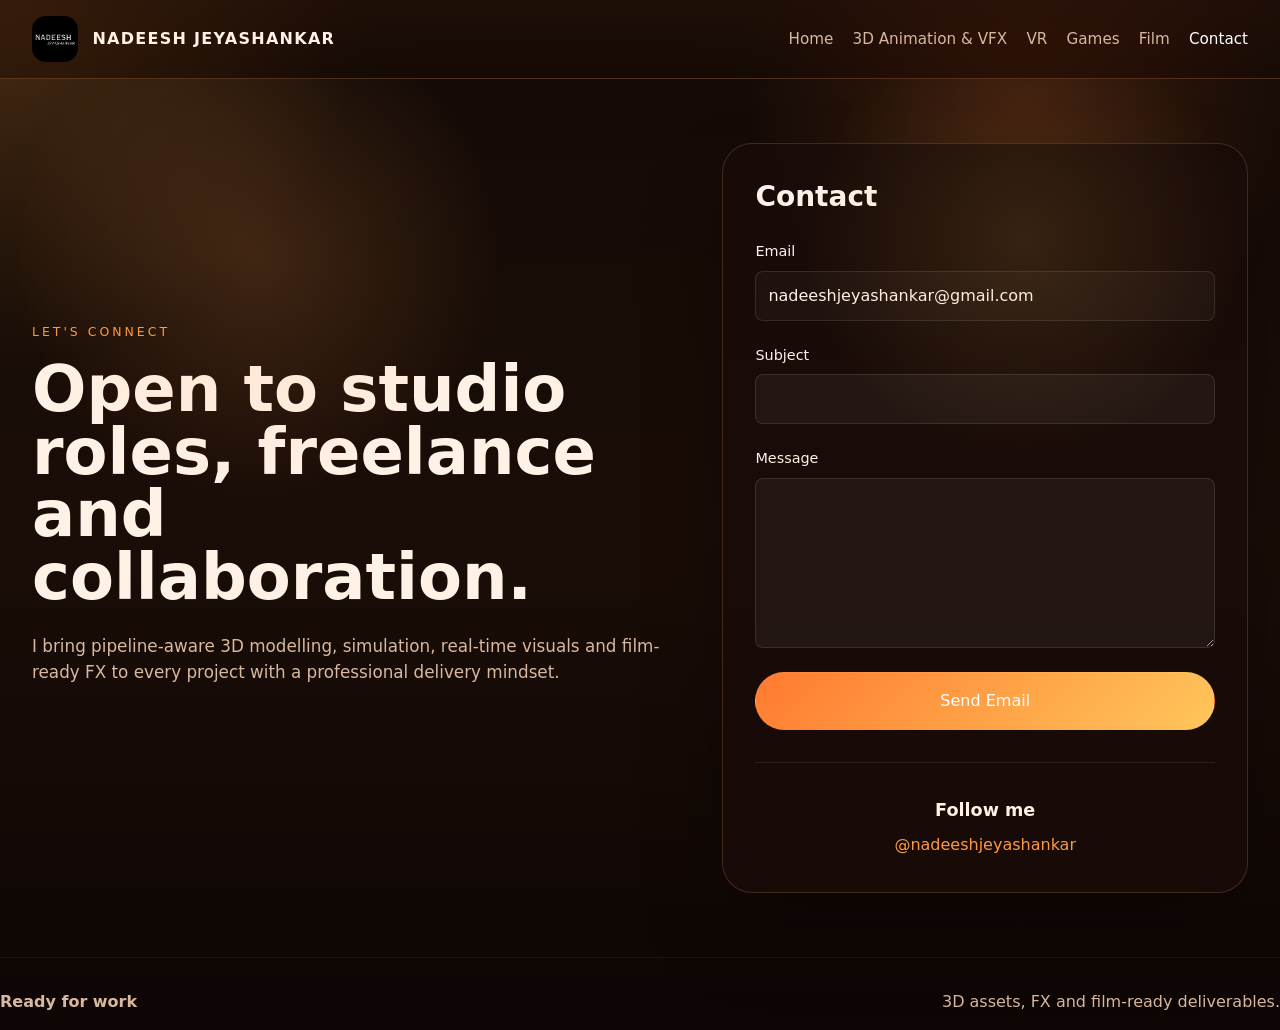
<file: contact.html>
<!DOCTYPE html>
<!-- Contact page with clear studio hiring details -->
<html lang="en">
<head>
    <meta charset="UTF-8">
    <meta name="viewport" content="width=device-width, initial-scale=1.0">
    <link rel="stylesheet" href="main.css">
    <title>Contact | 3D Animation & VFX</title>
</head>
<body>
    <div class="page-shell">
        <header class="site-header">
            <div class="brand-row">
                <a class="brand" href="index.html">
                    <img src="logo.png" alt="Contact logo" class="logo">
                    <div class="brand-title">
                        <h1>Nadeesh Jeyashankar</h1>
                    </div>
                </a>
                <nav class="site-nav">
                    <a href="index.html">Home</a>
                    <a href="portfolio.html">3D Animation & VFX</a>
                    <a href="vr.html">VR</a>
                    <a href="games.html">Games</a>
                    <a href="film.html">Film</a>
                    <a href="contact.html" class="active">Contact</a>
                </nav>
            </div>
        </header>

        <main>
            <section class="hero">
                <div class="hero-copy">
                    <span class="eyebrow">Let's connect</span>
                    <h1>Open to studio roles, freelance and collaboration.</h1>
                    <p>I bring pipeline-aware 3D modelling, simulation, real-time visuals and film-ready FX to every project with a professional delivery mindset.</p>
                </div>
                <div class="hero-panel">
                    <h2>Contact</h2>
                    <form id="contactForm" class="contact-form">
                        <div class="form-group">
                            <label for="email">Email</label>
                            <input type="email" id="email" name="email" value="nadeeshjeyashankar@gmail.com" readonly>
                        </div>
                        <div class="form-group">
                            <label for="subject">Subject</label>
                            <input type="text" id="subject" name="subject" required>
                        </div>
                        <div class="form-group">
                            <label for="message">Message</label>
                            <textarea id="message" name="message" rows="6" required></textarea>
                        </div>
                        <button type="submit" class="btn primary">Send Email</button>
                    </form>
                    <div class="social-links">
                        <h3>Follow me</h3>
                        <p><a href="https://instagram.com/nadeeshjeyashankar" target="_blank">@nadeeshjeyashankar</a></p>
                    </div>
                </div>
            </section>
        </main>

        <footer class="site-footer">
            <div class="footer-brand">Ready for work</div>
            <div>3D assets, FX and film-ready deliverables.</div>
        </footer>
    </div>
    <script>
        document.getElementById('contactForm').addEventListener('submit', function(e) {
            e.preventDefault();
            
            const subject = document.getElementById('subject').value;
            const message = document.getElementById('message').value;
            
            // Encode the subject and message for URL
            const encodedSubject = encodeURIComponent(subject);
            const encodedMessage = encodeURIComponent(message);
            
            // Create mailto link
            const mailtoLink = `mailto:nadeeshjeyashankar@gmail.com?subject=${encodedSubject}&body=${encodedMessage}`;
            
            // Open the user's email client
            window.location.href = mailtoLink;
        });
    </script>
</body>
</html>
</file>
<file: main.css>
:root {
    color-scheme: dark;
    --bg: #140b06;
    --surface: rgba(34, 19, 12, 0.92);
    --surface-strong: rgba(255, 178, 120, 0.16);
    --text: #fff1e6;
    --muted: #d8b8a0;
    --accent: #ff9a3c;
    --accent-2: #ffd166;
    --border: rgba(255, 180, 120, 0.18);
    font-family: Inter, system-ui, -apple-system, BlinkMacSystemFont, "Segoe UI", sans-serif;
    font-size: 16px;
    line-height: 1.5;
}

* {
    box-sizing: border-box;
}

html {
    scroll-behavior: smooth;
}

body {
    margin: 0;
    min-height: 100%;
    background: radial-gradient(circle at top left, rgba(255, 161, 66, 0.22), transparent 22%),
                radial-gradient(circle at 80% 10%, rgba(255, 106, 45, 0.16), transparent 20%),
                linear-gradient(180deg, #140b06 0%, #1a0d07 52%, #0d0604 100%);
    color: var(--text);
}

body.portfolio-page {
    background: radial-gradient(circle at 20% 5%, rgba(255, 148, 72, 0.14), transparent 22%),
                radial-gradient(circle at 78% 9%, rgba(214, 118, 255, 0.10), transparent 20%),
                linear-gradient(180deg, #0b0604 0%, #0a0605 45%, #070404 100%);
}

a {
    color: inherit;
    text-decoration: none;
}

img {
    max-width: 100%;
    display: block;
}

button,
input,
textarea {
    font: inherit;
}

.page-shell {
    max-width: 100%;
    margin: 0;
    padding: 0;
}

.site-header {
    position: sticky;
    top: 0;
    z-index: 20;
    background: linear-gradient(180deg, rgba(38, 18, 10, 0.56), rgba(22, 10, 6, 0.42));
    border-bottom: 1px solid rgba(255, 170, 110, 0.2);
    backdrop-filter: blur(20px) saturate(130%);
    transition: transform 0.35s ease, opacity 0.35s ease;
}

body.home-page .site-header.hidden-on-top {
    transform: translateY(-110%);
    opacity: 0;
    pointer-events: none;
}

body.portfolio-page .site-header {
    background: linear-gradient(180deg, rgba(18, 10, 10, 0.42), rgba(11, 7, 8, 0.28));
    border-bottom: 1px solid rgba(255, 167, 103, 0.16);
    backdrop-filter: blur(22px) saturate(125%);
}

.site-header .brand-row {
    display: flex;
    align-items: center;
    justify-content: space-between;
    gap: 1rem;
    padding: 1rem 2rem;
}

.brand {
    display: flex;
    align-items: center;
    gap: 0.9rem;
}

.logo {
    width: 46px;
    height: 46px;
    object-fit: cover;
    border-radius: 14px;
}

.brand-title {
    display: grid;
    gap: 0.25rem;
}

.brand-title h1 {
    margin: 0;
    font-size: 1rem;
    letter-spacing: 0.08em;
    text-transform: uppercase;
}

.brand-title p {
    margin: 0;
    color: var(--muted);
    font-size: 0.91rem;
}

.site-nav {
    display: flex;
    flex-wrap: wrap;
    justify-content: flex-end;
    gap: 1.2rem;
    font-size: 0.95rem;
}

.site-nav a {
    color: var(--muted);
    transition: color 0.2s ease;
}

.site-nav a:hover,
.site-nav a.active {
    color: #fff;
}

.hero {
    position: relative;
    min-height: calc(100vh - 86px);
    display: grid;
    grid-template-columns: 1.1fr 0.9fr;
    align-items: center;
    gap: 3rem;
    padding: 4rem 2rem;
    overflow: visible;
}

.hero::before {
    content: "";
    position: absolute;
    inset: 0;
    background: radial-gradient(circle at 20% 20%, rgba(255, 156, 80, 0.2), transparent 20%),
                radial-gradient(circle at 80% 18%, rgba(255, 196, 92, 0.14), transparent 18%);
    pointer-events: none;
    opacity: 0.9;
}

.hero-copy {
    max-width: 640px;
}

.hero-copy .eyebrow {
    display: inline-block;
    margin-bottom: 1rem;
    text-transform: uppercase;
    letter-spacing: 0.24em;
    font-size: 0.78rem;
    color: var(--accent);
}

.hero-copy h1 {
    margin: 0;
    font-size: clamp(3rem, 5vw, 4.5rem);
    line-height: 0.98;
}

body.portfolio-page .hero-copy h1,
body.portfolio-page .hero-copy p,
body.portfolio-page .hero-copy .eyebrow {
    text-shadow: 0 2px 16px rgba(0, 0, 0, 0.75);
}

.hero-copy p {
    max-width: 60ch;
    color: var(--muted);
    font-size: 1.05rem;
    margin: 1.6rem 0 2rem;
}

.hero-actions {
    display: flex;
    flex-wrap: wrap;
    gap: 1rem;
}

.btn {
    display: inline-flex;
    align-items: center;
    justify-content: center;
    padding: 1rem 1.75rem;
    border-radius: 999px;
    border: 1px solid transparent;
    cursor: pointer;
    transition: transform 0.2s ease, background 0.2s ease, border-color 0.2s ease;
}

.btn.primary {
    background: linear-gradient(135deg, rgba(255, 122, 48, 1), rgba(255, 198, 91, 1));
    color: #fff;
}

.btn.secondary {
    background: rgba(255, 255, 255, 0.04);
    border-color: rgba(255, 255, 255, 0.14);
    color: var(--text);
}

.btn:hover {
    transform: translateY(-2px);
}

.hero-panel {
    padding: 2rem;
    border-radius: 30px;
    background: rgba(25, 12, 8, 0.96);
    border: 1px solid rgba(255, 170, 108, 0.18);
    box-shadow: 0 40px 80px rgba(0, 0, 0, 0.28);
}

.hero-panel h2 {
    margin-top: 0;
    font-size: 1.75rem;
}

.hero-panel p {
    color: var(--muted);
    line-height: 1.8;
}

.section {
    padding: 5rem 2rem;
}

.section-title {
    display: flex;
    flex-direction: column;
    gap: 0.75rem;
    margin-bottom: 2rem;
}

.section-title .eyebrow {
    color: var(--accent);
}

.section-title h2 {
    margin: 0;
    font-size: clamp(2rem, 3vw, 3.2rem);
}

.grid-3,
.grid-2,
.project-grid {
    display: grid;
    gap: 1.5rem;
}

.grid-3 {
    grid-template-columns: repeat(3, minmax(0, 1fr));
}

.grid-2 {
    grid-template-columns: repeat(2, minmax(0, 1fr));
}

.project-grid {
    grid-template-columns: repeat(3, minmax(0, 1fr));
}

.card,
.project-card,
.skill-card {
    padding: 2rem;
    border-radius: 28px;
    background: rgba(12, 18, 32, 0.98);
    border: 1px solid var(--border);
    transition: transform 0.25s ease, box-shadow 0.25s ease;
}

.card:hover,
.project-card:hover,
.skill-card:hover {
    transform: translateY(-6px);
    box-shadow: 0 30px 60px rgba(0, 0, 0, 0.24);
}

.card h3,
.project-card h3,
.skill-card h3 {
    margin-top: 0;
    margin-bottom: 1rem;
    font-size: 1.25rem;
}

.card p,
.project-card p,
.skill-card p {
    color: var(--muted);
    line-height: 1.8;
}

.software-carousel {
    overflow: hidden;
    position: relative;
    width: 100%;
    margin-top: 2rem;
    cursor: grab;
}

.software-carousel:active {
    cursor: grabbing;
}

.carousel-track {
    display: flex;
    gap: 2rem;
}

.skill-item {
    flex: 0 0 280px;
    display: flex;
    flex-direction: column;
    align-items: center;
    text-align: center;
    padding: 1.5rem;
    border-radius: 24px;
    background: rgba(255, 255, 255, 0.04);
    border: 1px solid rgba(255, 255, 255, 0.08);
    box-shadow: 0 20px 40px rgba(0, 0, 0, 0.18);
    transition: transform 0.25s ease, border-color 0.25s ease;
}

.skill-item:hover {
    transform: translateY(-6px);
    border-color: rgba(255, 155, 76, 0.45);
}

.software-logo {
    width: 80px;
    height: 80px;
    object-fit: contain;
    margin-bottom: 1rem;
}

.skill-item h3 {
    margin: 0 0 0.5rem 0;
    font-size: 1.15rem;
}

.skill-item p {
    margin: 0;
    color: var(--muted);
    font-size: 0.9rem;
}

.meta {
    display: inline-flex;
    margin-top: 1rem;
    padding: 0.45rem 0.85rem;
    border-radius: 999px;
    font-size: 0.84rem;
    letter-spacing: 0.02em;
    background: rgba(255, 255, 255, 0.05);
    color: #d8dce7;
}

.software-tags {
    display: flex;
    flex-wrap: wrap;
    gap: 0.5rem;
    margin-top: 1rem;
}

.software-tag {
    display: inline-flex;
    align-items: center;
    gap: 0.5rem;
    padding: 0.4rem 0.8rem;
    border-radius: 20px;
    font-size: 0.8rem;
    font-weight: 500;
    background: rgba(255, 255, 255, 0.08);
    border: 1px solid rgba(255, 255, 255, 0.1);
    color: #d8dce7;
}

.software-tag img {
    width: 20px;
    height: 20px;
    object-fit: contain;
}

.media-preview {
    max-width: 200px;
    width: 100%;
    height: auto;
    aspect-ratio: 16/9;
    object-fit: cover;
    border-radius: 8px;
    margin-top: 1rem;
    border: 1px solid rgba(255, 255, 255, 0.1);
    float: right;
    margin-left: 1rem;
    margin-bottom: 0.5rem;
}

.media-preview-video {
    display: block;
    width: 100%;
    max-width: 200px;
    height: auto;
    aspect-ratio: 16/9;
    object-fit: cover;
    border-radius: 8px;
    border: 1px solid rgba(255, 255, 255, 0.1);
    background: #000;
}

.media-preview-placeholder {
    min-height: 112px;
    display: flex;
    align-items: center;
    justify-content: center;
    padding: 1rem;
    color: #ffe7cf;
    font-size: 0.9rem;
    text-align: center;
    background: linear-gradient(135deg, rgba(255, 125, 58, 0.22), rgba(124, 72, 255, 0.16));
    border: 1px solid rgba(255, 190, 122, 0.16);
}

.media-caption {
    margin: -0.5rem 0 0.35rem;
    color: var(--muted);
    font-size: 0.92rem;
}

.project-doc-frame {
    width: 100%;
    max-width: 100%;
    height: min(76vh, 920px);
    border-radius: 14px;
    border: 1px solid rgba(255, 255, 255, 0.12);
    background: #ffffff;
}

.contact-form {
    display: flex;
    flex-direction: column;
    gap: 1.5rem;
    margin-bottom: 2rem;
}

.form-group {
    display: flex;
    flex-direction: column;
    gap: 0.5rem;
}

.form-group label {
    font-size: 0.9rem;
    font-weight: 500;
    color: var(--text);
}

.form-group input,
.form-group textarea {
    padding: 0.75rem;
    border-radius: 8px;
    border: 1px solid rgba(255, 255, 255, 0.1);
    background: rgba(255, 255, 255, 0.05);
    color: var(--text);
    font-family: inherit;
    font-size: 1rem;
}

.form-group input:focus,
.form-group textarea:focus {
    outline: none;
    border-color: var(--accent);
    background: rgba(255, 255, 255, 0.08);
}

.form-group input[readonly] {
    background: rgba(255, 255, 255, 0.03);
    cursor: not-allowed;
}

.social-links {
    text-align: center;
    padding-top: 1rem;
    border-top: 1px solid rgba(255, 255, 255, 0.08);
}

.social-links h3 {
    margin-bottom: 0.5rem;
    font-size: 1.1rem;
}

.social-links p {
    margin: 0;
}

.social-links a {
    color: var(--accent);
    text-decoration: none;
}

.social-links a:hover {
    text-decoration: underline;
}

.cta-banner {
    padding: 2rem;
    border-radius: 30px;
    background: linear-gradient(135deg, rgba(255, 137, 63, 0.16), rgba(255, 197, 89, 0.14));
    border: 1px solid rgba(255, 176, 109, 0.2);
    display: grid;
    grid-template-columns: 1fr auto;
    gap: 1rem;
    align-items: center;
}

.cta-banner h2 {
    margin: 0;
    font-size: 1.7rem;
}

.cta-banner .banner-actions {
    display: flex;
    gap: 1rem;
    flex-wrap: wrap;
}

.site-footer {
    display: flex;
    flex-wrap: wrap;
    justify-content: space-between;
    gap: 1rem;
    padding: 2rem 0 1rem;
    color: var(--muted);
    border-top: 1px solid rgba(255, 255, 255, 0.06);
}

.footer-brand {
    font-weight: 600;
}

.footer-link {
    display: inline-flex;
    align-items: center;
    justify-content: center;
    padding: 0.95rem 1.3rem;
    border-radius: 999px;
    background: rgba(255, 146, 68, 0.22);
    border: 1px solid rgba(255, 181, 116, 0.22);
    color: #fff;
    font-weight: 600;
    transition: transform 0.2s ease, background 0.2s ease;
}

.footer-link:hover {
    transform: translateY(-2px);
    background: rgba(255, 169, 82, 0.34);
}

.video-container {
    display: grid;
    grid-template-columns: repeat(auto-fit, minmax(300px, 1fr));
    gap: 1.5rem;
    margin-bottom: 2rem;
}

.video {
    position: relative;
    border-radius: 28px;
    overflow: hidden;
    background: rgba(12, 18, 32, 0.98);
    border: 1px solid var(--border);
    transition: transform 0.25s ease, box-shadow 0.25s ease;
}

.video:hover {
    transform: translateY(-6px);
    box-shadow: 0 30px 60px rgba(0, 0, 0, 0.24);
}

.video video {
    width: 100%;
    height: auto;
    display: block;
    cursor: pointer;
}

.video p {
    margin: 0;
    padding: 1rem;
    color: var(--text);
    font-size: 0.9rem;
    text-align: center;
}

.image-gallery .heading {
    margin-bottom: 1rem;
    font-size: 1.2rem;
    color: var(--accent);
}

.gallery-container {
    display: grid;
    grid-template-columns: repeat(auto-fit, minmax(250px, 1fr));
    gap: 1.5rem;
}

.image {
    border-radius: 28px;
    overflow: hidden;
    background: rgba(12, 18, 32, 0.98);
    border: 1px solid var(--border);
    transition: transform 0.25s ease, box-shadow 0.25s ease;
}

.image:hover {
    transform: translateY(-6px);
    box-shadow: 0 30px 60px rgba(0, 0, 0, 0.24);
}

.image img {
    width: 100%;
    height: auto;
    display: block;
}

details {
    width: 100%;
    display: grid;
    gap: 1.5rem;
}

summary {
    cursor: pointer;
    list-style: none;
    display: grid;
    gap: 1rem;
}

summary::-webkit-details-marker {
    display: none;
}

summary::after {
    content: none;
}

.details-content {
    margin-top: 1rem;
    padding-top: 1rem;
    border-top: 1px solid var(--border);
    display: grid;
    gap: 1.5rem;
}

details[open] .details-content {
    margin-top: 0;
    padding-top: 0;
    border-top: none;
    grid-template-columns: minmax(280px, 1.5fr) minmax(220px, 1fr);
    gap: 2rem;
    align-items: start;
}

details:not([open]) .details-content {
    display: grid;
}

.media-container {
    margin-top: 1rem;
    display: flex;
    justify-content: center;
    align-items: center;
}

.modal-backdrop {
    position: fixed;
    inset: 0;
    background: rgba(0, 0, 0, 0.68);
}

.project-modal {
    position: fixed;
    inset: 0;
    z-index: 1000;
    display: none;
    justify-content: center;
    align-items: center;
    padding: 2rem;
    background: rgba(0, 0, 0, 0.78);
}

.project-modal.open {
    display: flex;
}

.modal-shell {
    width: min(1400px, 95%);
    max-height: calc(100vh - 3rem);
    overflow: auto;
    border-radius: 28px;
    background: rgba(10, 14, 24, 0.98);
    border: 1px solid rgba(255, 255, 255, 0.08);
    box-shadow: 0 40px 120px rgba(0, 0, 0, 0.35);
    position: relative;
    padding: 2rem;
}

.modal-close {
    position: absolute;
    top: 1rem;
    right: 1rem;
    width: 44px;
    height: 44px;
    border-radius: 50%;
    border: none;
    background: rgba(255, 255, 255, 0.08);
    color: #ffffff;
    font-size: 1.6rem;
    line-height: 1;
    cursor: pointer;
}

.modal-layout {
    display: grid;
    grid-template-columns: 1.7fr 1fr;
    gap: 2rem;
    align-items: start;
}

.modal-media {
    min-height: 400px;
    display: flex;
    align-items: center;
    justify-content: center;
}

.modal-media-group {
    width: 100%;
    display: grid;
    gap: 1rem;
}

.modal-media video,
.modal-media img {
    width: 100%;
    height: auto;
    border-radius: 24px;
    object-fit: contain;
}

.modal-media video {
    aspect-ratio: 16 / 9;
    background: #000;
    max-height: 72vh;
}

.modal-media iframe {
    width: 100%;
    height: auto;
    aspect-ratio: 16 / 9;
    min-height: 0;
    max-height: 72vh;
    border-radius: 24px;
    border: none;
    background: #000;
}

.modal-copy {
    display: flex;
    flex-direction: column;
    gap: 1rem;
}

.modal-copy h2 {
    margin: 0;
    font-size: clamp(2rem, 2.4vw, 2.4rem);
}

.modal-meta-wrap {
    display: grid;
    gap: 0.5rem;
}

.modal-actions {
    display: flex;
    gap: 1rem;
    flex-wrap: wrap;
    margin-top: 1rem;
}

body.no-scroll {
    overflow: hidden;
}

@media (max-width: 900px) {
    .modal-layout {
        grid-template-columns: 1fr;
    }

    .media-container video,
    .media-container img,
    .media-container iframe {
        max-width: 100%;
    }
}

.media-container video,
.media-container img {
    width: 100%;
    max-width: 900px;
    height: auto;
    border-radius: 12px;
    display: block;
    cursor: pointer;
    margin: 0 auto;
}

.media-container iframe {
    width: 100%;
    max-width: 900px;
    height: auto;
    aspect-ratio: 16 / 9;
    border-radius: 12px;
    border: none;
    display: block;
    margin: 0 auto;
}

#threejs-bg {
    position: fixed;
    inset: 0;
    width: 100vw;
    height: 100vh;
    z-index: -1;
    opacity: 0.42;
    pointer-events: none;
}

body.home-page .hero,
body.portfolio-page .hero {
    grid-template-columns: 1fr;
}

body.portfolio-page #threejs-bg {
    opacity: 0.3;
    filter: saturate(120%) brightness(0.88);
}

body.vr-page .hero {
    grid-template-columns: 1fr;
    min-height: auto;
    padding-bottom: 2rem;
}

body.vr-page .hero-copy {
    max-width: 760px;
}

body.vr-page .section-title {
    max-width: 760px;
}

body.vr-page .section-title p {
    margin: 0;
    color: var(--muted);
    line-height: 1.8;
}

body.vr-page .project-grid {
    grid-template-columns: 1fr;
}

body.vr-page .project-card {
    padding: clamp(1.4rem, 2vw, 2rem);
    background: linear-gradient(180deg, rgba(12, 18, 32, 0.96), rgba(9, 14, 24, 0.98));
}

body.vr-page summary {
    gap: 1.1rem;
}

body.vr-page summary p {
    max-width: 68ch;
    margin: 0;
}

body.vr-page details[open] .details-content {
    display: block;
    margin-top: 1.5rem;
    padding-top: 1.5rem;
    border-top: 1px solid rgba(255, 255, 255, 0.08);
}

.vr-highlight-list {
    display: flex;
    flex-wrap: wrap;
    gap: 0.75rem;
}

.vr-highlight-list span {
    display: inline-flex;
    align-items: center;
    padding: 0.55rem 0.95rem;
    border-radius: 999px;
    background: rgba(255, 172, 88, 0.12);
    border: 1px solid rgba(255, 189, 113, 0.18);
    color: #ffe7cf;
    font-size: 0.9rem;
}

.vr-project-layout {
    display: grid;
    grid-template-columns: minmax(0, 1.15fr) minmax(320px, 0.95fr);
    gap: 2rem;
    align-items: start;
}

.vr-project-copy {
    display: grid;
    gap: 1.25rem;
}

.vr-copy-block,
.vr-media-card {
    padding: 1.35rem;
    border-radius: 24px;
    background: rgba(255, 255, 255, 0.03);
    border: 1px solid rgba(255, 255, 255, 0.08);
    backdrop-filter: blur(10px);
}

.vr-copy-block .eyebrow {
    display: inline-block;
    margin-bottom: 0.75rem;
}

.vr-copy-block p,
.vr-media-card p {
    margin: 0;
    color: var(--muted);
    line-height: 1.9;
}

.vr-project-media {
    display: grid;
    gap: 1.25rem;
    position: sticky;
    top: 104px;
}

.vr-media-card .media-container {
    margin-top: 0;
    margin-bottom: 1rem;
}

.vr-media-card .hero-actions {
    margin-top: 1.1rem;
}

body.vr-page .media-container video,
body.vr-page .media-container iframe {
    max-width: 100%;
    box-shadow: 0 24px 48px rgba(0, 0, 0, 0.24);
}

body.vr-page .vr-presentation-frame {
    width: 100%;
    max-width: 100%;
    height: min(78vh, 980px);
    aspect-ratio: auto;
    border-radius: 16px;
    overflow: auto;
    background: rgba(255, 255, 255, 0.96);
}

@media (max-width: 980px) {
    .hero,
    .cta-banner {
        grid-template-columns: 1fr;
    }

    .grid-3,
    .project-grid,
    .grid-2 {
        grid-template-columns: 1fr;
    }

    .page-shell {
        padding: 0 0.5rem 2.5rem;
    }

    .hero {
        padding: 4rem 1rem;
    }

    .site-header .brand-row {
        padding: 1rem 1rem;
    }

    .vr-project-layout {
        grid-template-columns: 1fr;
    }

    .vr-project-media {
        position: static;
    }
}

@media (max-width: 720px) {
    .site-header .brand-row {
        flex-direction: column;
        align-items: flex-start;
        padding: 1rem 0.5rem;
    }

    .site-nav {
        width: 100%;
        justify-content: flex-start;
    }

    .hero {
        padding-top: 3rem;
        padding-left: 0.25rem;
        padding-right: 0.25rem;
    }

    .page-shell {
        padding: 0 0.25rem 2rem;
    }

    .contact-form {
        gap: 1rem;
    }

    .form-group input,
    .form-group textarea {
        padding: 0.6rem;
        font-size: 0.9rem;
    }

    .media-preview {
        max-width: 120px;
        width: 100%;
        height: auto;
        aspect-ratio: 16/9;
        float: none;
        margin-left: 0;
        margin-bottom: 1rem;
    }

    .vr-copy-block,
    .vr-media-card {
        padding: 1rem;
        border-radius: 20px;
    }

    body.vr-page .vr-presentation-frame {
        height: 68vh;
    }

    .vr-highlight-list span {
        font-size: 0.82rem;
    }
}
</file>
